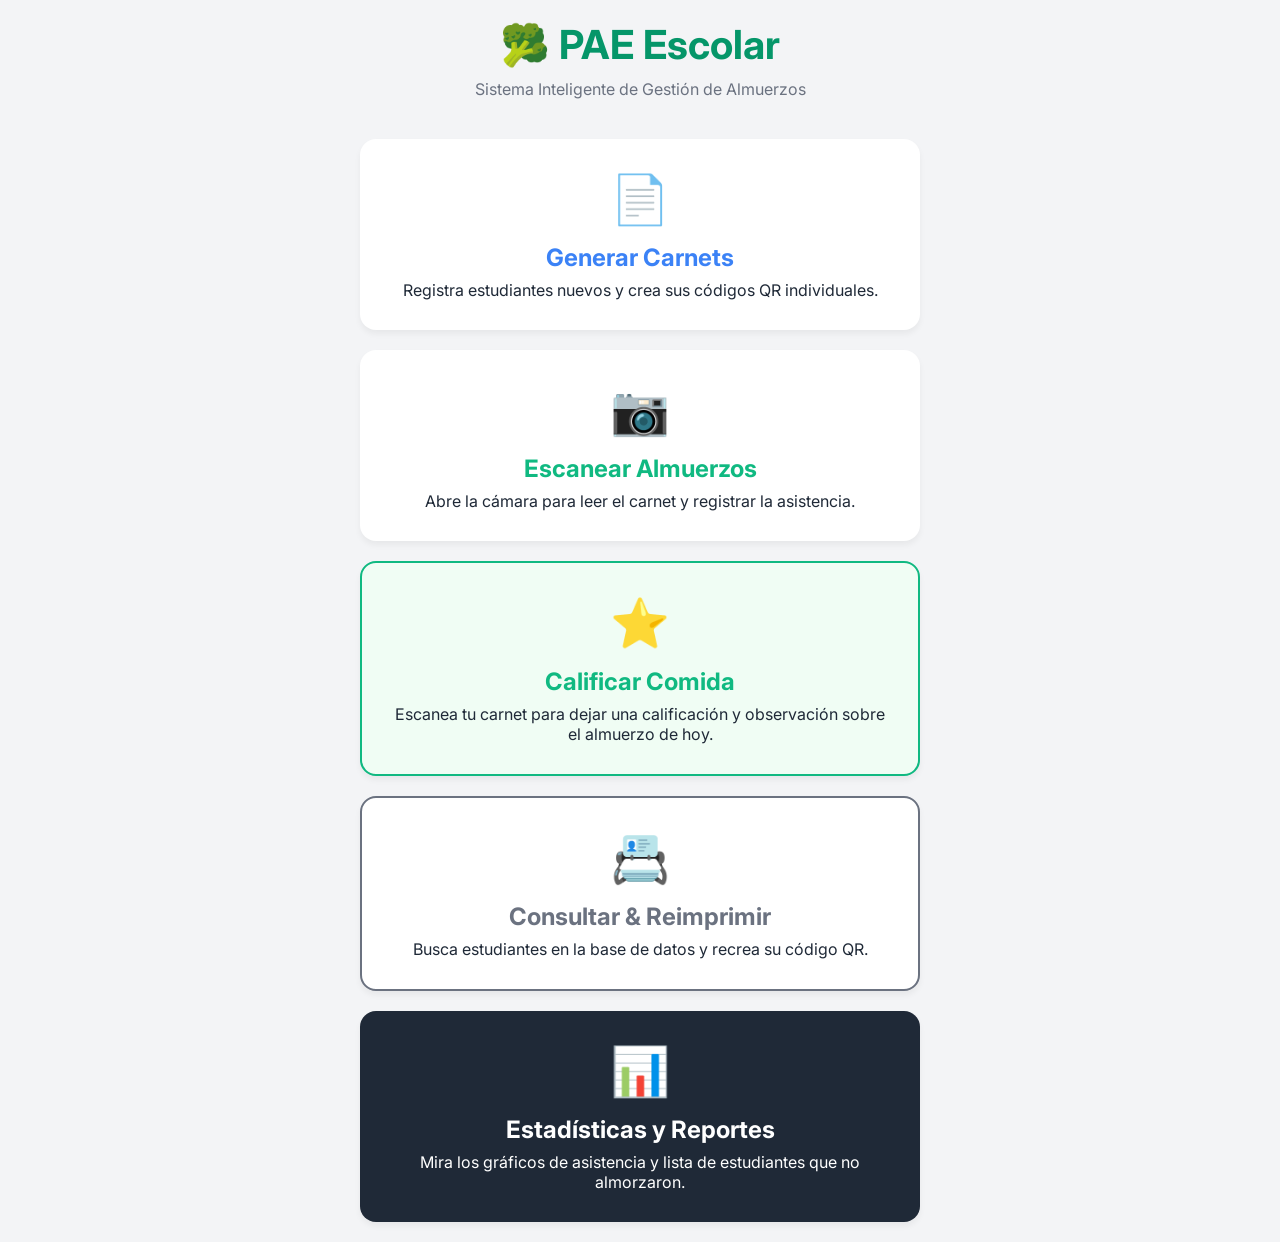
<file: index.html>
<!DOCTYPE html>
<html lang="es">
<head>
    <meta charset="UTF-8">
    <meta name="viewport" content="width=device-width, initial-scale=1.0">
    <link rel="manifest" href="manifest.json">
    <meta name="theme-color" content="#10B981">
    <title>Restaurante Escolar PAE</title>
    <link rel="stylesheet" href="css/styles.css">
    <link href="https://fonts.googleapis.com/css2?family=Inter:wght@400;600;800&display=swap" rel="stylesheet">
</head>
<body>
    <div class="container">
        <header class="header">
            <h1>🥦 PAE Escolar</h1>
            <p>Sistema Inteligente de Gestión de Almuerzos</p>
        </header>

        <main class="main-menu">
            <a href="registro.html" class="menu-card primary-card">
                <div class="card-icon">📄</div>
                <h2>Generar Carnets</h2>
                <p>Registra estudiantes nuevos y crea sus códigos QR individuales.</p>
            </a>

            <a href="escaner.html" class="menu-card secondary-card">
                <div class="card-icon">📷</div>
                <h2>Escanear Almuerzos</h2>
                <p>Abre la cámara para leer el carnet y registrar la asistencia.</p>
            </a>

            <a href="calificacion.html" class="menu-card" style="border: 2px solid var(--primary); background-color: #f0fdf4;">
                <div class="card-icon">⭐</div>
                <h2 style="color: var(--primary);">Calificar Comida</h2>
                <p>Escanea tu carnet para dejar una calificación y observación sobre el almuerzo de hoy.</p>
            </a>

            <a href="admin.html" class="menu-card" style="border: 2px solid var(--text-muted);">
                <div class="card-icon">📇</div>
                <h2 style="color: var(--text-muted);">Consultar & Reimprimir</h2>
                <p>Busca estudiantes en la base de datos y recrea su código QR.</p>
            </a>
            
            <a href="estadisticas.html" class="menu-card" style="background-color: var(--text-main); color: white;">
                <div class="card-icon">📊</div>
                <h2 style="color: white;">Estadísticas y Reportes</h2>
                <p>Mira los gráficos de asistencia y lista de estudiantes que no almorzaron.</p>
            </a>
        </main>
    </div>
    <script>
        if ('serviceWorker' in navigator) {
            window.addEventListener('load', () => {
                navigator.serviceWorker.register('sw.js');
            });
        }
    </script>
</body>
</html>
</file>
<file: css/styles.css>
:root {
    --primary: #10B981;
    --primary-dark: #059669;
    --secondary: #3B82F6;
    --bg-color: #F3F4F6;
    --text-main: #1F2937;
    --text-muted: #6B7280;
    --card-bg: #FFFFFF;
}

* {
    box-sizing: border-box;
    margin: 0;
    padding: 0;
}

body {
    font-family: 'Inter', sans-serif;
    background-color: var(--bg-color);
    color: var(--text-main);
    display: flex;
    justify-content: center;
    align-items: center;
    min-height: 100vh;
}

.container {
    width: 100%;
    max-width: 600px;
    padding: 20px;
}

.header {
    text-align: center;
    margin-bottom: 40px;
}

.header h1 {
    font-size: 2.5rem;
    color: var(--primary-dark);
    margin-bottom: 10px;
}

.header p {
    color: var(--text-muted);
}

.main-menu {
    display: flex;
    flex-direction: column;
    gap: 20px;
}

.menu-card {
    background: var(--card-bg);
    border-radius: 16px;
    padding: 30px;
    text-decoration: none;
    color: var(--text-main);
    transition: transform 0.2s, box-shadow 0.2s;
    display: flex;
    flex-direction: column;
    align-items: center;
    text-align: center;
    box-shadow: 0 4px 6px rgba(0,0,0,0.05);
}

.menu-card:hover {
    transform: translateY(-5px);
    box-shadow: 0 10px 15px rgba(0,0,0,0.1);
}

.card-icon {
    font-size: 3rem;
    margin-bottom: 15px;
}

.menu-card h2 {
    font-size: 1.5rem;
    margin-bottom: 8px;
}

.primary-card h2 { color: var(--secondary); }
.secondary-card h2 { color: var(--primary); }

/* Registration Form styles */
.form-group {
    margin-bottom: 15px;
    text-align: left;
    width: 100%;
}

.form-group label {
    display: block;
    margin-bottom: 5px;
    font-weight: 600;
}

.form-group input, .form-group select {
    width: 100%;
    padding: 12px;
    border: 1px solid #D1D5DB;
    border-radius: 8px;
    font-size: 1rem;
    font-family: 'Inter', sans-serif;
}

.btn {
    width: 100%;
    padding: 15px;
    background-color: var(--secondary);
    color: white;
    border: none;
    border-radius: 8px;
    font-size: 1.1rem;
    font-weight: 600;
    cursor: pointer;
    transition: background 0.2s;
}

.btn:hover {
    background-color: #2563EB;
}

/* Carnet Result */
#carnetResult {
    margin-top: 30px;
    padding: 20px;
    border: 2px dashed var(--secondary);
    border-radius: 12px;
    text-align: center;
    background: #EFF6FF;
    display: none; /* Hidden strictly over JS */
}

#qrcode {
    margin: 20px auto;
    display: flex;
    justify-content: center;
}

.back-link {
    display: inline-block;
    margin-bottom: 20px;
    color: var(--text-muted);
    text-decoration: none;
    font-weight: 600;
}

.back-link:hover {
    color: var(--text-main);
}

/* Scanner Styles */
#reader {
    width: 100%;
    border-radius: 12px;
    overflow: hidden;
    margin-bottom: 20px;
}

.status-box {
    padding: 15px;
    border-radius: 8px;
    text-align: center;
    font-weight: 600;
    margin-top: 20px;
}

.status-success {
    background-color: #D1FAE5;
    color: #065F46;
}

.status-error {
    background-color: #FEE2E2;
    color: #991B1B;
}

/* =========================================
   DISEÑO PARA EL CARNET (ID CARD CR80)
   ========================================= */
.carnet-print-container {
    width: 5.4cm;
    height: 8.6cm;
    background: white;
    border: 1px dashed #ccc; /* Guía de corte / límite suave */
    border-radius: 8px;
    display: flex;
    flex-direction: column;
    align-items: center;
    box-sizing: border-box;
    font-family: 'Inter', sans-serif;
    color: var(--text-main);
    overflow: hidden;
    position: relative;
    margin: 0 auto;
    box-shadow: 0 4px 6px rgba(0,0,0,0.1);
}

.carnet-header {
    width: 100%;
    height: 1.5cm;
    background-image: url('https://i.postimg.cc/Vs3XK67H/Imagen1.jpg');
    background-size: cover;
    background-position: center;
    position: relative;
}

.carnet-logo {
    width: 1.4cm;
    height: 1.4cm;
    position: absolute;
    bottom: -0.7cm;
    left: 50%;
    transform: translateX(-50%);
    border-radius: 50%;
    border: 2px solid white;
    background: white;
    object-fit: cover;
}

.carnet-body {
    margin-top: 0.9cm;
    text-align: center;
    width: 100%;
    padding: 0 5px;
}

.carnet-name {
    font-size: 9pt;
    font-weight: 800;
    margin-bottom: 2px;
    line-height: 1.1;
    text-transform: uppercase;
}

.carnet-grade {
    font-size: 8pt;
    color: var(--secondary);
    margin-bottom: 3px;
    font-weight: 600;
}

.carnet-qr {
    display: flex;
    justify-content: center;
    margin: 5px 0;
}

/* Para forzar que QRCode.js dibuje el canvas pequeño */
.carnet-qr canvas, .carnet-qr img {
    width: 3cm !important;
    height: 3cm !important;
}

.carnet-footer {
    font-size: 7pt;
    font-weight: 600;
    color: var(--text-muted);
    margin-top: auto;
    margin-bottom: 5px;
    text-align: center;
    width: 100%;
}

@media print {
    body * { visibility: hidden; }
    
    #printSection, #printSection *,
    #bulkPrintSection, #bulkPrintSection * {
        visibility: visible;
    }
    
    #printSection {
        position: absolute;
        left: 0;
        top: 0;
        margin: 0;
        padding: 0;
        width: 100%;
    }

    body.printing-bulk #printSection {
        display: none !important;
    }

    /* Estilos para impresión masiva (tiled layout) */
    body.printing-bulk {
        height: auto;
        overflow: visible;
    }

    body.printing-bulk #bulkPrintSection {
        position: relative !important;
        left: auto;
        top: auto;
        width: 100%;
        display: flex !important; /* Fuerza a ignora el display: none inline */
        flex-wrap: wrap;
        gap: 15px; /* Espacio entre cada carnet */
        justify-content: center; /* Centrar los carnets en la hoja */
        align-content: flex-start;
        padding: 1cm 0; /* Un poco de margen en la hoja */
    }

    .bulk-card {
        page-break-inside: avoid;
        margin: 0; 
    }

    .carnet-print-container {
        border: 1px dashed #999; /* Guía de corte visible al imprimir en A4 */
        box-shadow: none;
        border-radius: 0; 
    }

    @page {
        margin: 0.5cm; /* Márgenes estándar para impresión en A4 o Carta */
    }
}
</file>
